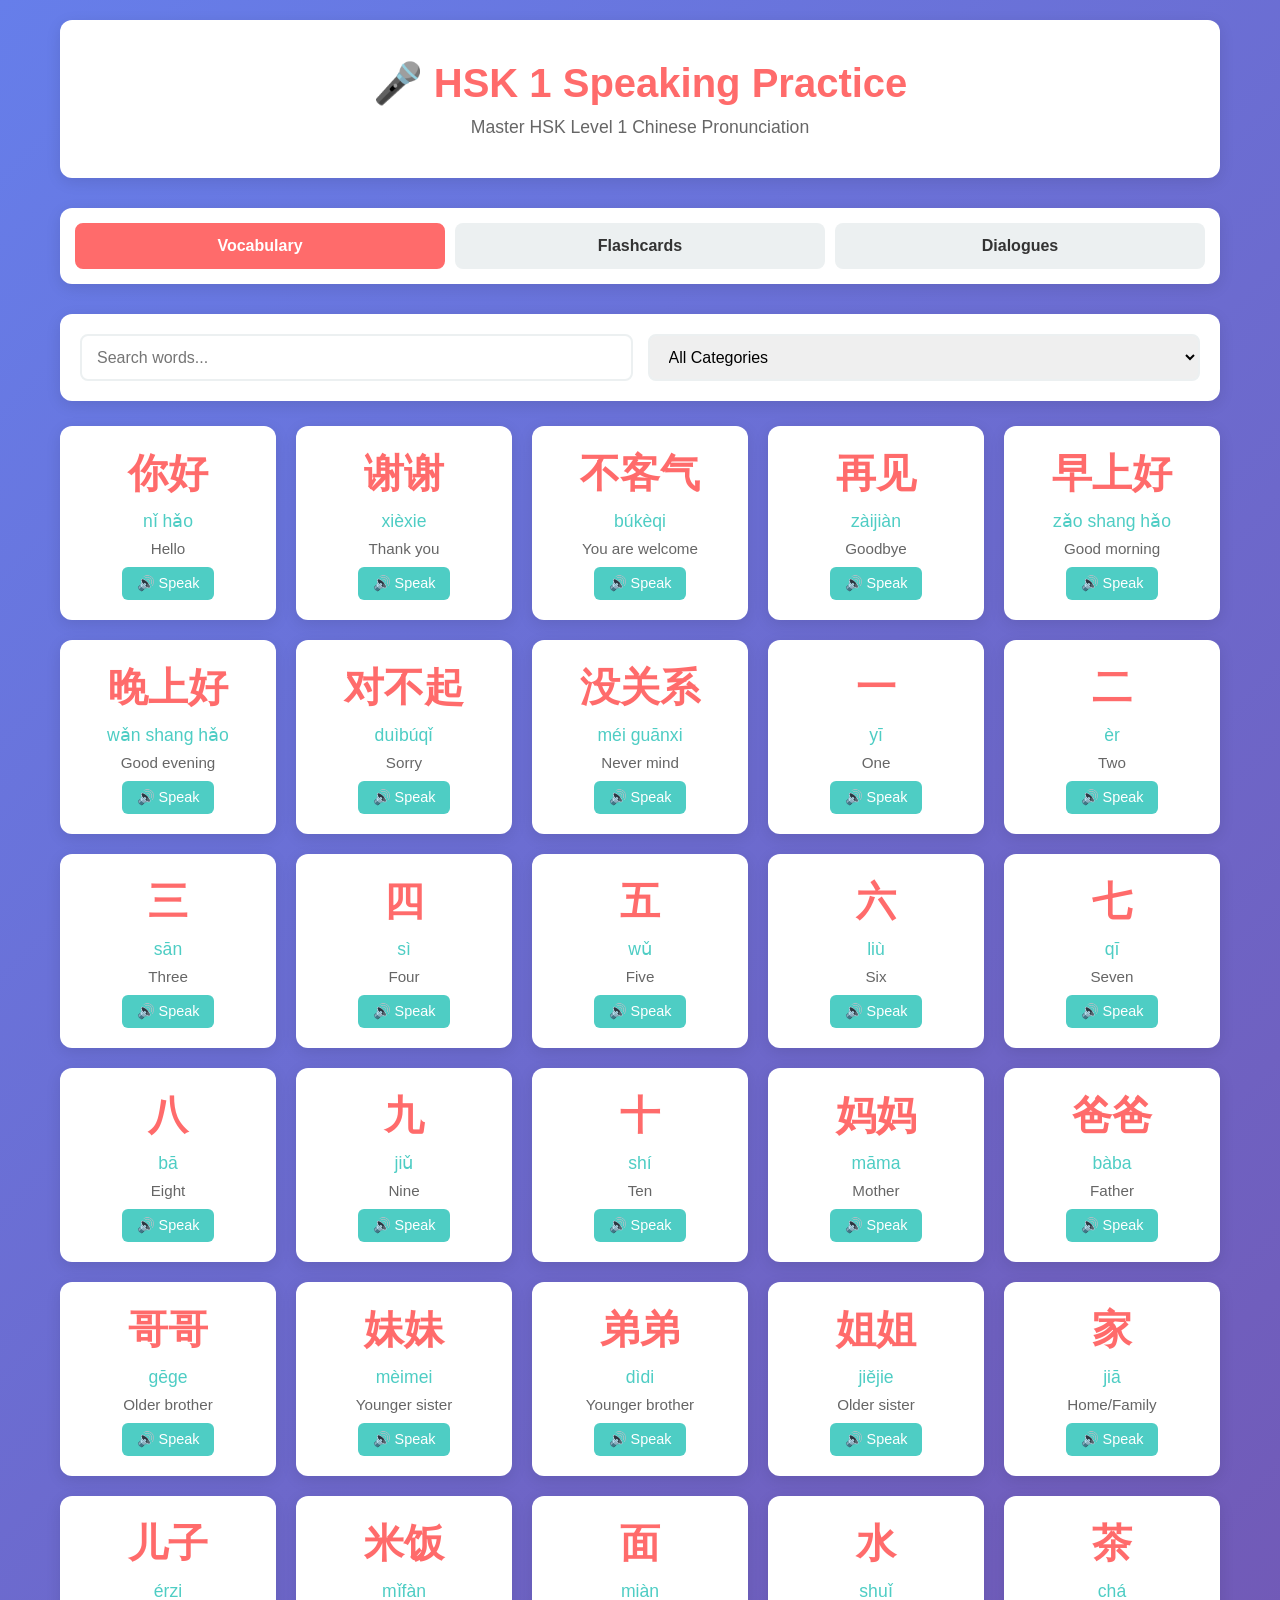
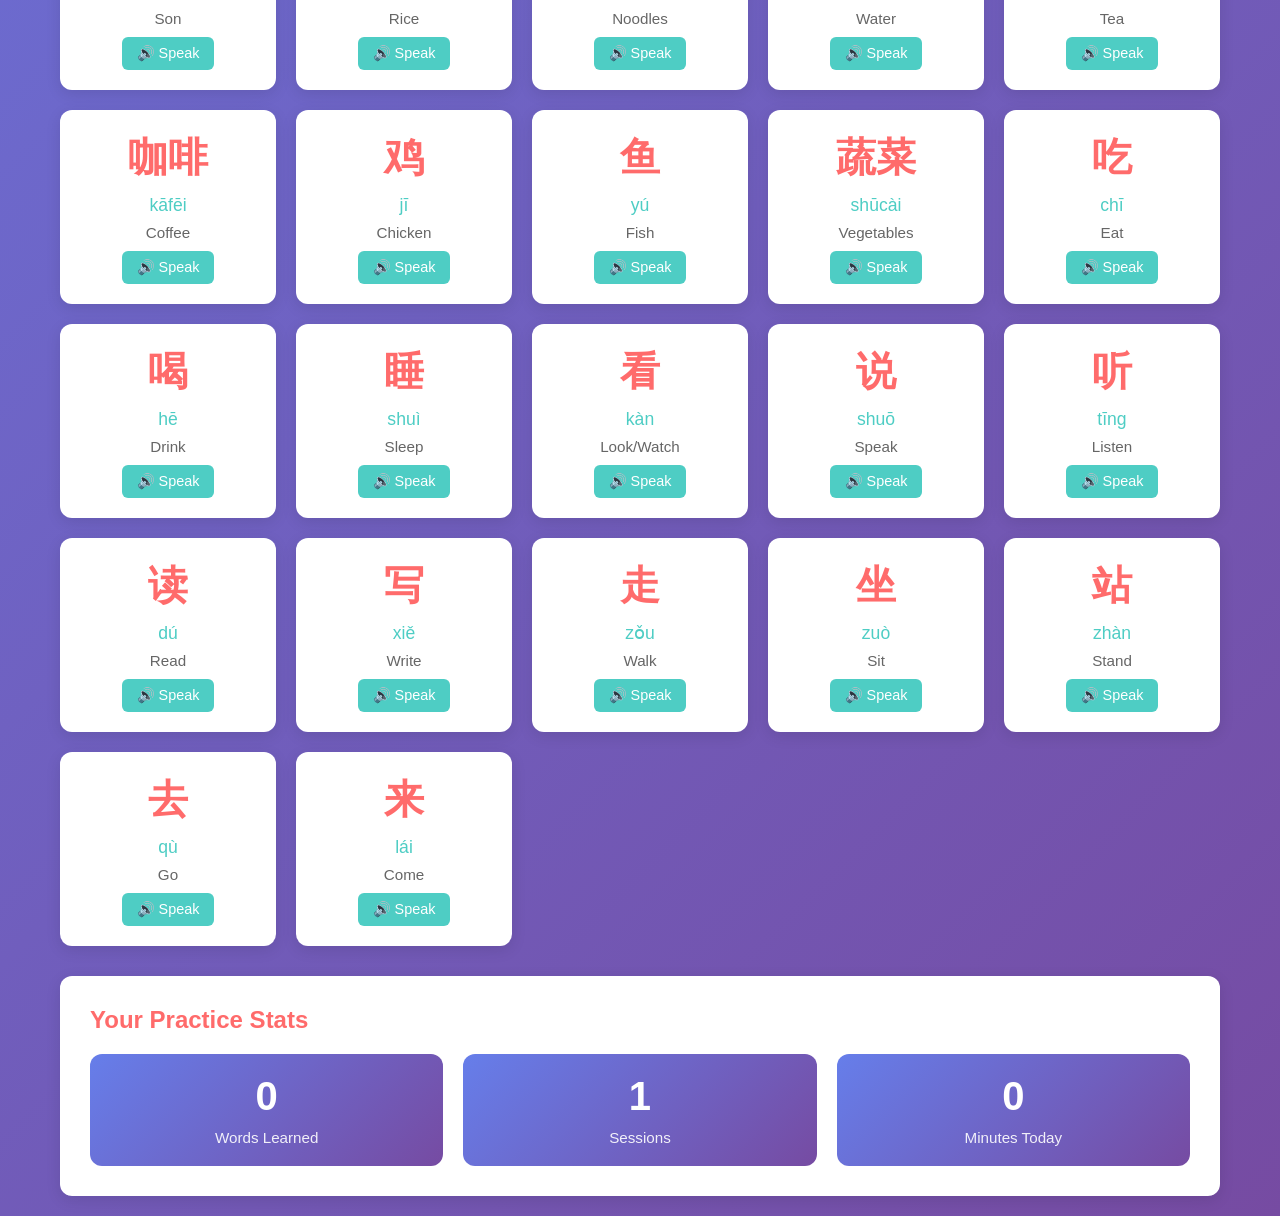
<file: index.html>
<!DOCTYPE html>
<html lang="en">
<head>
    <meta charset="UTF-8">
    <meta name="viewport" content="width=device-width, initial-scale=1.0">
    <title>HSK 1 Speaking Practice</title>
    <link rel="stylesheet" href="styles.css">
</head>
<body>
    <div class="container">
        <header>
            <h1>🎤 HSK 1 Speaking Practice</h1>
            <p class="subtitle">Master HSK Level 1 Chinese Pronunciation</p>
        </header>

        <nav class="tabs">
            <button class="tab-button active" onclick="switchTab('vocabulary')">Vocabulary</button>
            <button class="tab-button" onclick="switchTab('flashcards')">Flashcards</button>
            <button class="tab-button" onclick="switchTab('dialogue')">Dialogues</button>
        </nav>

        <!-- Vocabulary Tab -->
        <section id="vocabulary" class="tab-content active">
            <div class="filter-controls">
                <input type="text" id="searchInput" placeholder="Search words..." class="search-box">
                <select id="categoryFilter" class="filter-dropdown">
                    <option value="all">All Categories</option>
                    <option value="greetings">Greetings</option>
                    <option value="family">Family</option>
                    <option value="numbers">Numbers</option>
                    <option value="food">Food</option>
                    <option value="actions">Actions</option>
                </select>
            </div>

            <div id="vocabularyList" class="word-grid">
                <!-- Words will be loaded here by JavaScript -->
            </div>
        </section>

        <!-- Flashcards Tab -->
        <section id="flashcards" class="tab-content">
            <div class="flashcard-container">
                <div id="flashcard" class="flashcard">
                    <div class="flashcard-inner">
                        <div class="flashcard-front">
                            <div class="chinese-text" id="flashcardChinese">你好</div>
                            <p class="hint">Click to reveal</p>
                        </div>
                        <div class="flashcard-back">
                            <div class="pinyin-text" id="flashcardPinyin">nǐ hǎo</div>
                            <div class="english-text" id="flashcardEnglish">Hello</div>
                        </div>
                    </div>
                </div>

                <div class="flashcard-controls">
                    <button onclick="previousCard()" class="btn btn-secondary">← Previous</button>
                    <button id="speakBtn" onclick="speakWord()" class="btn btn-primary">🔊 Speak</button>
                    <button onclick="nextCard()" class="btn btn-secondary">Next →</button>
                </div>

                <div class="card-counter">
                    <span id="currentCard">1</span> / <span id="totalCards">20</span>
                </div>
            </div>
        </section>

        <!-- Dialogues Tab -->
        <section id="dialogue" class="tab-content">
            <div class="dialogue-selector">
                <h3>Select a Dialogue</h3>
                <div class="dialogue-buttons">
                    <button onclick="loadDialogue(1)" class="dialogue-btn">Greeting Dialogue</button>
                    <button onclick="loadDialogue(2)" class="dialogue-btn">Introduction Dialogue</button>
                    <button onclick="loadDialogue(3)" class="dialogue-btn">Polite Phrases Dialogue</button>
                </div>
            </div>

            <div id="dialogueContent" class="dialogue-box">
                <h3 id="dialogueTitle">Select a dialogue to begin</h3>
                <div id="dialogueLines" class="dialogue-lines">
                    <!-- Dialogue content will be loaded here -->
                </div>
            </div>
        </section>

        <!-- Practice Stats -->
        <section class="stats-section">
            <h3>Your Practice Stats</h3>
            <div class="stats-grid">
                <div class="stat-card">
                    <div class="stat-number" id="wordsLearned">0</div>
                    <div class="stat-label">Words Learned</div>
                </div>
                <div class="stat-card">
                    <div class="stat-number" id="sessionCount">0</div>
                    <div class="stat-label">Sessions</div>
                </div>
                <div class="stat-card">
                    <div class="stat-number" id="practiceMins">0</div>
                    <div class="stat-label">Minutes Today</div>
                </div>
            </div>
        </section>
    </div>

    <script src="data.js"></script>
    <script src="script.js"></script>
</body>
</html>
</file>
<file: styles.css>
* {
    margin: 0;
    padding: 0;
    box-sizing: border-box;
}

:root {
    --primary-color: #FF6B6B;
    --secondary-color: #4ECDC4;
    --dark-color: #2C3E50;
    --light-color: #ECF0F1;
    --text-color: #333;
    --border-radius: 12px;
    --shadow: 0 4px 15px rgba(0, 0, 0, 0.1);
}

body {
    font-family: 'Segoe UI', Tahoma, Geneva, Verdana, sans-serif;
    background: linear-gradient(135deg, #667eea 0%, #764ba2 100%);
    min-height: 100vh;
    color: var(--text-color);
}

.container {
    max-width: 1200px;
    margin: 0 auto;
    padding: 20px;
}

header {
    background: white;
    padding: 40px 20px;
    border-radius: var(--border-radius);
    box-shadow: var(--shadow);
    text-align: center;
    margin-bottom: 30px;
}

header h1 {
    color: var(--primary-color);
    font-size: 2.5em;
    margin-bottom: 10px;
}

.subtitle {
    color: #666;
    font-size: 1.1em;
}

/* Tab Navigation */
.tabs {
    display: flex;
    gap: 10px;
    margin-bottom: 30px;
    background: white;
    padding: 15px;
    border-radius: var(--border-radius);
    box-shadow: var(--shadow);
}

.tab-button {
    flex: 1;
    padding: 12px 20px;
    border: 2px solid transparent;
    background: var(--light-color);
    color: var(--text-color);
    border-radius: 8px;
    cursor: pointer;
    font-size: 1em;
    font-weight: 600;
    transition: all 0.3s ease;
}

.tab-button:hover {
    background: #ddd;
}

.tab-button.active {
    background: var(--primary-color);
    color: white;
    border-color: var(--primary-color);
}

/* Tab Content */
.tab-content {
    display: none;
    animation: fadeIn 0.3s ease-in;
}

.tab-content.active {
    display: block;
}

@keyframes fadeIn {
    from {
        opacity: 0;
        transform: translateY(10px);
    }
    to {
        opacity: 1;
        transform: translateY(0);
    }
}

/* Vocabulary Section */
.filter-controls {
    display: flex;
    gap: 15px;
    margin-bottom: 25px;
    background: white;
    padding: 20px;
    border-radius: var(--border-radius);
    box-shadow: var(--shadow);
}

.search-box,
.filter-dropdown {
    flex: 1;
    padding: 12px 15px;
    border: 2px solid var(--light-color);
    border-radius: 8px;
    font-size: 1em;
    transition: border-color 0.3s ease;
}

.search-box:focus,
.filter-dropdown:focus {
    outline: none;
    border-color: var(--primary-color);
}

.word-grid {
    display: grid;
    grid-template-columns: repeat(auto-fill, minmax(200px, 1fr));
    gap: 20px;
    margin-bottom: 30px;
}

.word-card {
    background: white;
    padding: 20px;
    border-radius: var(--border-radius);
    box-shadow: var(--shadow);
    cursor: pointer;
    transition: all 0.3s ease;
    text-align: center;
}

.word-card:hover {
    transform: translateY(-8px);
    box-shadow: 0 8px 25px rgba(0, 0, 0, 0.15);
}

.word-card.selected {
    background: var(--primary-color);
    color: white;
}

.chinese-word {
    font-size: 2.5em;
    font-weight: bold;
    color: var(--primary-color);
    margin-bottom: 10px;
    font-family: 'SimHei', 'STHeiti', sans-serif;
}

.word-card.selected .chinese-word {
    color: white;
}

.pinyin {
    font-size: 1.1em;
    color: var(--secondary-color);
    margin-bottom: 8px;
}

.word-card.selected .pinyin {
    color: rgba(255, 255, 255, 0.9);
}

.english {
    font-size: 0.95em;
    color: #666;
}

.word-card.selected .english {
    color: rgba(255, 255, 255, 0.85);
}

.speak-btn-small {
    background: var(--secondary-color);
    color: white;
    border: none;
    padding: 8px 15px;
    border-radius: 6px;
    cursor: pointer;
    font-size: 0.9em;
    margin-top: 10px;
    transition: all 0.3s ease;
}

.speak-btn-small:hover {
    background: #45b5ad;
}

/* Flashcard Section */
.flashcard-container {
    background: white;
    padding: 40px;
    border-radius: var(--border-radius);
    box-shadow: var(--shadow);
    text-align: center;
}

.flashcard {
    perspective: 1000px;
    margin-bottom: 40px;
    min-height: 300px;
}

.flashcard-inner {
    position: relative;
    width: 100%;
    height: 300px;
    transition: transform 0.6s;
    transform-style: preserve-3d;
    cursor: pointer;
}

.flashcard:hover .flashcard-inner {
    transform: rotateY(180deg);
}

.flashcard-front,
.flashcard-back {
    position: absolute;
    width: 100%;
    height: 100%;
    backface-visibility: hidden;
    display: flex;
    flex-direction: column;
    justify-content: center;
    align-items: center;
    border-radius: 12px;
    padding: 20px;
}

.flashcard-front {
    background: linear-gradient(135deg, #667eea 0%, #764ba2 100%);
    color: white;
}

.flashcard-back {
    background: linear-gradient(135deg, #f093fb 0%, #f5576c 100%);
    color: white;
    transform: rotateY(180deg);
}

.chinese-text {
    font-size: 4em;
    font-weight: bold;
    font-family: 'SimHei', 'STHeiti', sans-serif;
    margin-bottom: 20px;
}

.pinyin-text {
    font-size: 1.8em;
    margin-bottom: 20px;
    font-style: italic;
}

.english-text {
    font-size: 1.5em;
}

.hint {
    font-size: 0.9em;
    opacity: 0.8;
    margin-top: 20px;
}

.flashcard-controls {
    display: flex;
    gap: 15px;
    justify-content: center;
    flex-wrap: wrap;
}

.btn {
    padding: 12px 25px;
    border: none;
    border-radius: 8px;
    cursor: pointer;
    font-size: 1em;
    font-weight: 600;
    transition: all 0.3s ease;
}

.btn-primary {
    background: var(--primary-color);
    color: white;
}

.btn-primary:hover {
    background: #ff5252;
    transform: scale(1.05);
}

.btn-secondary {
    background: var(--secondary-color);
    color: white;
}

.btn-secondary:hover {
    background: #45b5ad;
}

.card-counter {
    margin-top: 20px;
    font-size: 1.1em;
    color: #666;
}

/* Dialogue Section */
.dialogue-selector {
    background: white;
    padding: 25px;
    border-radius: var(--border-radius);
    box-shadow: var(--shadow);
    margin-bottom: 25px;
}

.dialogue-selector h3 {
    margin-bottom: 15px;
    color: var(--primary-color);
}

.dialogue-buttons {
    display: grid;
    grid-template-columns: repeat(auto-fit, minmax(200px, 1fr));
    gap: 12px;
}

.dialogue-btn {
    padding: 12px 20px;
    background: var(--secondary-color);
    color: white;
    border: none;
    border-radius: 8px;
    cursor: pointer;
    font-size: 0.95em;
    font-weight: 600;
    transition: all 0.3s ease;
}

.dialogue-btn:hover {
    background: #45b5ad;
    transform: translateY(-3px);
}

.dialogue-box {
    background: white;
    padding: 30px;
    border-radius: var(--border-radius);
    box-shadow: var(--shadow);
}

.dialogue-box h3 {
    color: var(--primary-color);
    margin-bottom: 20px;
}

.dialogue-lines {
    display: flex;
    flex-direction: column;
    gap: 15px;
}

.dialogue-line {
    padding: 15px;
    border-radius: 8px;
    margin-bottom: 10px;
}

.dialogue-line.speaker-a {
    background: #e3f2fd;
    border-left: 4px solid var(--primary-color);
}

.dialogue-line.speaker-b {
    background: #f3e5f5;
    border-left: 4px solid var(--secondary-color);
}

.dialogue-speaker {
    font-weight: bold;
    margin-bottom: 8px;
    font-size: 0.9em;
}

.dialogue-chinese {
    font-size: 1.1em;
    font-weight: 500;
    font-family: 'SimHei', 'STHeiti', sans-serif;
    margin-bottom: 8px;
}

.dialogue-pinyin {
    font-size: 0.9em;
    color: #666;
    margin-bottom: 8px;
    font-style: italic;
}

.dialogue-english {
    font-size: 0.95em;
    color: #555;
}

.dialogue-speak-btn {
    background: var(--secondary-color);
    color: white;
    border: none;
    padding: 6px 12px;
    border-radius: 4px;
    cursor: pointer;
    font-size: 0.85em;
    margin-top: 8px;
    transition: all 0.3s ease;
}

.dialogue-speak-btn:hover {
    background: #45b5ad;
}

/* Stats Section */
.stats-section {
    background: white;
    padding: 30px;
    border-radius: var(--border-radius);
    box-shadow: var(--shadow);
    margin-top: 30px;
}

.stats-section h3 {
    color: var(--primary-color);
    margin-bottom: 20px;
    font-size: 1.5em;
}

.stats-grid {
    display: grid;
    grid-template-columns: repeat(auto-fit, minmax(150px, 1fr));
    gap: 20px;
}

.stat-card {
    background: linear-gradient(135deg, #667eea 0%, #764ba2 100%);
    padding: 20px;
    border-radius: 12px;
    text-align: center;
    color: white;
}

.stat-number {
    font-size: 2.5em;
    font-weight: bold;
    margin-bottom: 10px;
}

.stat-label {
    font-size: 0.95em;
    opacity: 0.9;
}

/* Responsive Design */
@media (max-width: 768px) {
    header h1 {
        font-size: 2em;
    }

    .tabs {
        flex-direction: column;
    }

    .word-grid {
        grid-template-columns: repeat(auto-fill, minmax(150px, 1fr));
    }

    .filter-controls {
        flex-direction: column;
    }

    .flashcard-container {
        padding: 20px;
    }

    .flashcard-front,
    .flashcard-back {
        height: 250px;
    }

    .chinese-text {
        font-size: 3em;
    }

    .dialogue-buttons {
        grid-template-columns: 1fr;
    }

    .stats-grid {
        grid-template-columns: 1fr;
    }
}

@media (max-width: 480px) {
    .container {
        padding: 10px;
    }

    header {
        padding: 20px 10px;
    }

    header h1 {
        font-size: 1.5em;
    }

    .word-grid {
        grid-template-columns: repeat(auto-fill, minmax(120px, 1fr));
    }

    .chinese-word {
        font-size: 2em;
    }

    .flashcard-controls {
        flex-direction: column;
    }

    .btn {
        width: 100%;
    }
}
</file>
